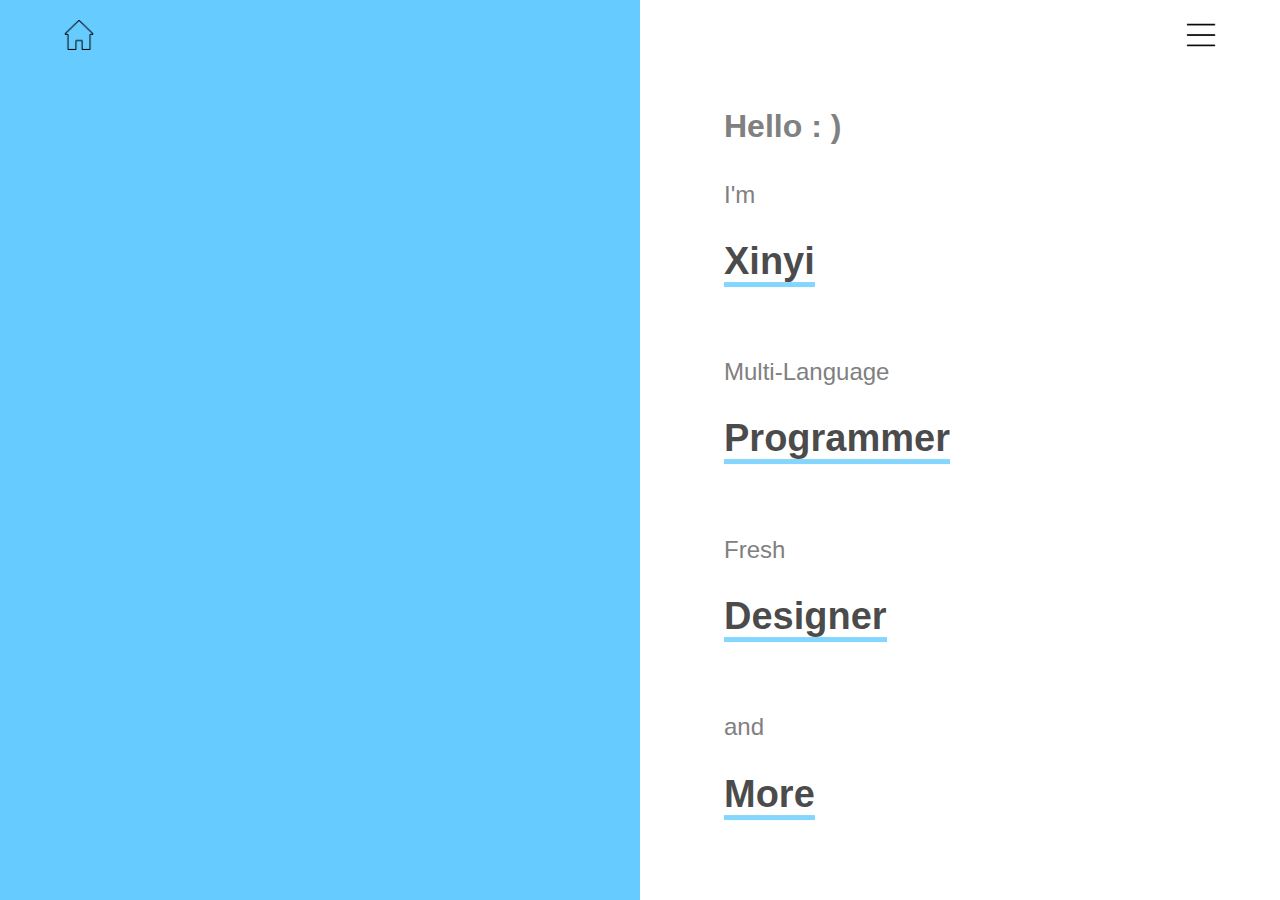
<file: index.html>
<!DOCTYPE html>
<html lang="en">

<head>
  <!-- Global site tag (gtag.js) - Google Analytics -->
  <script async src="https://www.googletagmanager.com/gtag/js?id=G-8H7YQR0Y3X"></script>
  <script>
    window.dataLayer = window.dataLayer || [];

    function gtag() {
      dataLayer.push(arguments);
    }
    gtag('js', new Date());

    gtag('config', 'G-8H7YQR0Y3X');
  </script>
  <meta charset="utf-8">
  <title>Xinyi's Portfolio</title>
  <script src='js/js.js'></script>
  <link rel="shortcut icon" href="img/logo.png">
  <meta name="viewport" content="width=device-width, initial-scale=1.0">
  <link rel="stylesheet" href="css/common_style.css" media="screen" title="no title">
  <link rel="stylesheet" href="css/index_style.css" media="screen" title="no title">
</head>

<body>
  <header class="index_header" role="banner">
    <a href="index.html">
      <img class='home_img' src="img/index/home.png" alt="home" />
    </a>
    <img onclick="show_nav()" id="index_nav_icon" src="img/index/nav_icon.png" alt="nav_icon" />
    <nav id="nav_hover" role="navigation">
      <ul>
        <li><a href="about.html">About</a></li>
        <li><a href="project.html">Project</a></li>
        <li><a href="design.html">Design</a></li>
        <li><a href="photography.html">Photography</a></li>
      </ul>
    </nav>
    <div class="full" id='full' onclick='show_page()'>
      <ul>
        <li><a href="about.html">About</a></li>
        <li><a href="project.html">Project</a></li>
        <li><a href="design.html">Design</a></li>
        <li><a href="photography.html">Photography</a></li>
      </ul>
    </div>
  </header>
  <div id="index_main" role="main">
    <div id="left"></div>
    <div id="right">
      <div id="text_box">
        <h1 id="hello">Hello : )</h1>
        <p>I'm </p>
        <h2><a href="about.html"><b>Xinyi</b></a></h2>
        <br />
        <p>Multi-Language</p>
        <h2><a href="project.html"><b>Programmer</b></a><br></h2>
        <br ] />
        <p>Fresh</p>
        <h2><a href="design.html"><b>Designer</b></a><br></h2>
        <br />
        <p>and</p>
        <h2><a href="photography.html"><b>More</b></a></h2>
      </div>
    </div>
  </div>
</body>
<footer role="contentinfo">
</footer>

</html>
</file>
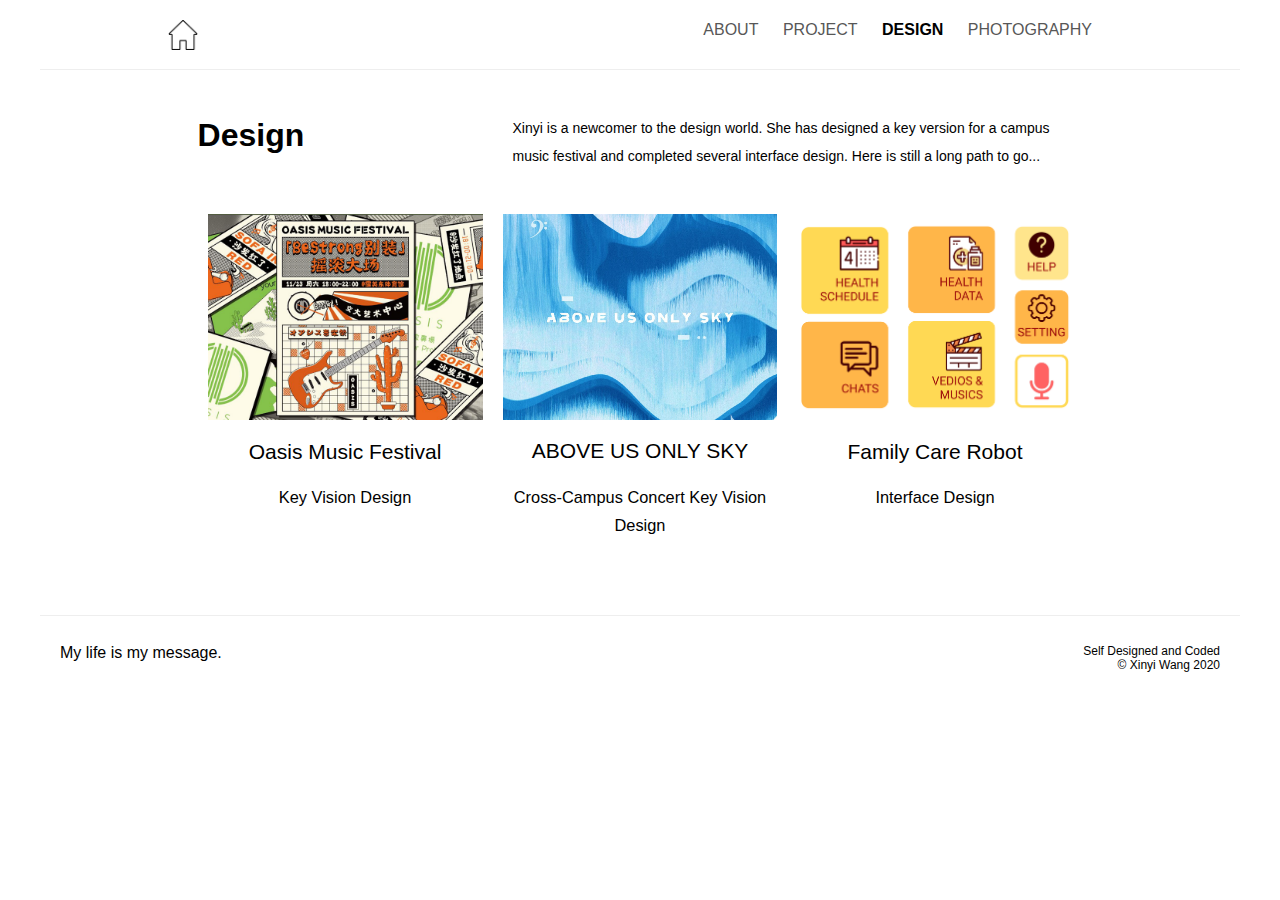
<file: design.html>
<!DOCTYPE html>
<html lang="en">

<head>
  <!-- Global site tag (gtag.js) - Google Analytics -->
  <script async src="https://www.googletagmanager.com/gtag/js?id=G-ZHME4GCJV3"></script>
  <script>
    window.dataLayer = window.dataLayer || [];

    function gtag() {
      dataLayer.push(arguments);
    }
    gtag('js', new Date());

    gtag('config', 'G-ZHME4GCJV3');
  </script>
  <meta charset="utf-8">
  <title>Design</title>
  <script src='js/js.js'></script>
  <link rel="shortcut icon" href="img/logo.png">
  <meta name="viewport" content="width=device-width, initial-scale=1.0">
  <link rel="stylesheet" href="css/common_style.css" media="screen" title="no title">
  <link rel="stylesheet" href="css/design_style.css" media="screen" title="no title">
</head>

<body>
  <div class="skip"><a href="#main-to-skip">Skip to Main Content</a></div>
  <header class="header_fixed" role="banner">
    <a href="index.html">
      <img class='home_img' src="img/index/home.png" alt="home" />
    </a>
    <img onclick="show_nav()" class="nav_icon" src="img/index/nav_icon.png" alt="nav_icon" />
    <nav class="nav_hidden" role="navigation">
      <ul>
        <li><a href="about.html">About</a></li>
        <li><a href="project.html">Project</a></li>
        <li><a href="design.html" class="highlight">Design</a></li>
        <li><a href="photography.html">Photography</a></li>
      </ul>
    </nav>
    <div class="full" id='full' onclick='show_page()'>
      <ul>
        <li><a href="about.html">About</a></li>
        <li><a href="project.html">Project</a></li>
        <li><a href="design.html">Design</a></li>
        <li><a href="photography.html">Photography</a></li>
      </ul>
    </div>
  </header>
  <div id="main-to-skip" class="main" role="main">
    <div class="container">
      <h1>Design</h1>
      <div class="intro">
        <p>Xinyi is a newcomer to the design world. She has designed a key version for a campus music festival and
          completed several interface design. Here is still a long path to go...</p>
      </div>
    </div>
    <div class="design">
      <div class="flex-item">
        <img src="img/design/oasis_preview.png" alt="oasis music festival key vision design">
        <h2>Oasis Music Festival</h2>
        <h3>Key Vision Design</h3>
      </div>
      <div class="flex-item">
        <img src="img/design/music_preview.jpg" alt="ABOVE US ONLY SKY - Cross Campus Music Concert Key Vision Design">
        <h2>ABOVE US ONLY SKY</h2>
        <h3>Cross-Campus Concert Key Vision Design</h3>
      </div>
      <div class="flex-item">
        <img src="img/design/interface_design_preview.png" alt="Family Care Robot Interface Design">
        <h2>Family Care Robot</h2>
        <h3>Interface Design</h3>
      </div>
    </div>
  </div>
  <footer role="contentinfo">
    <hr>
    <span id='message'>My life is my message.</span>
    <span id='copyright'>Self Designed and Coded <br>
      &copy;&nbsp;Xinyi Wang 2020</span>
  </footer>
</body>

</html>
</file>
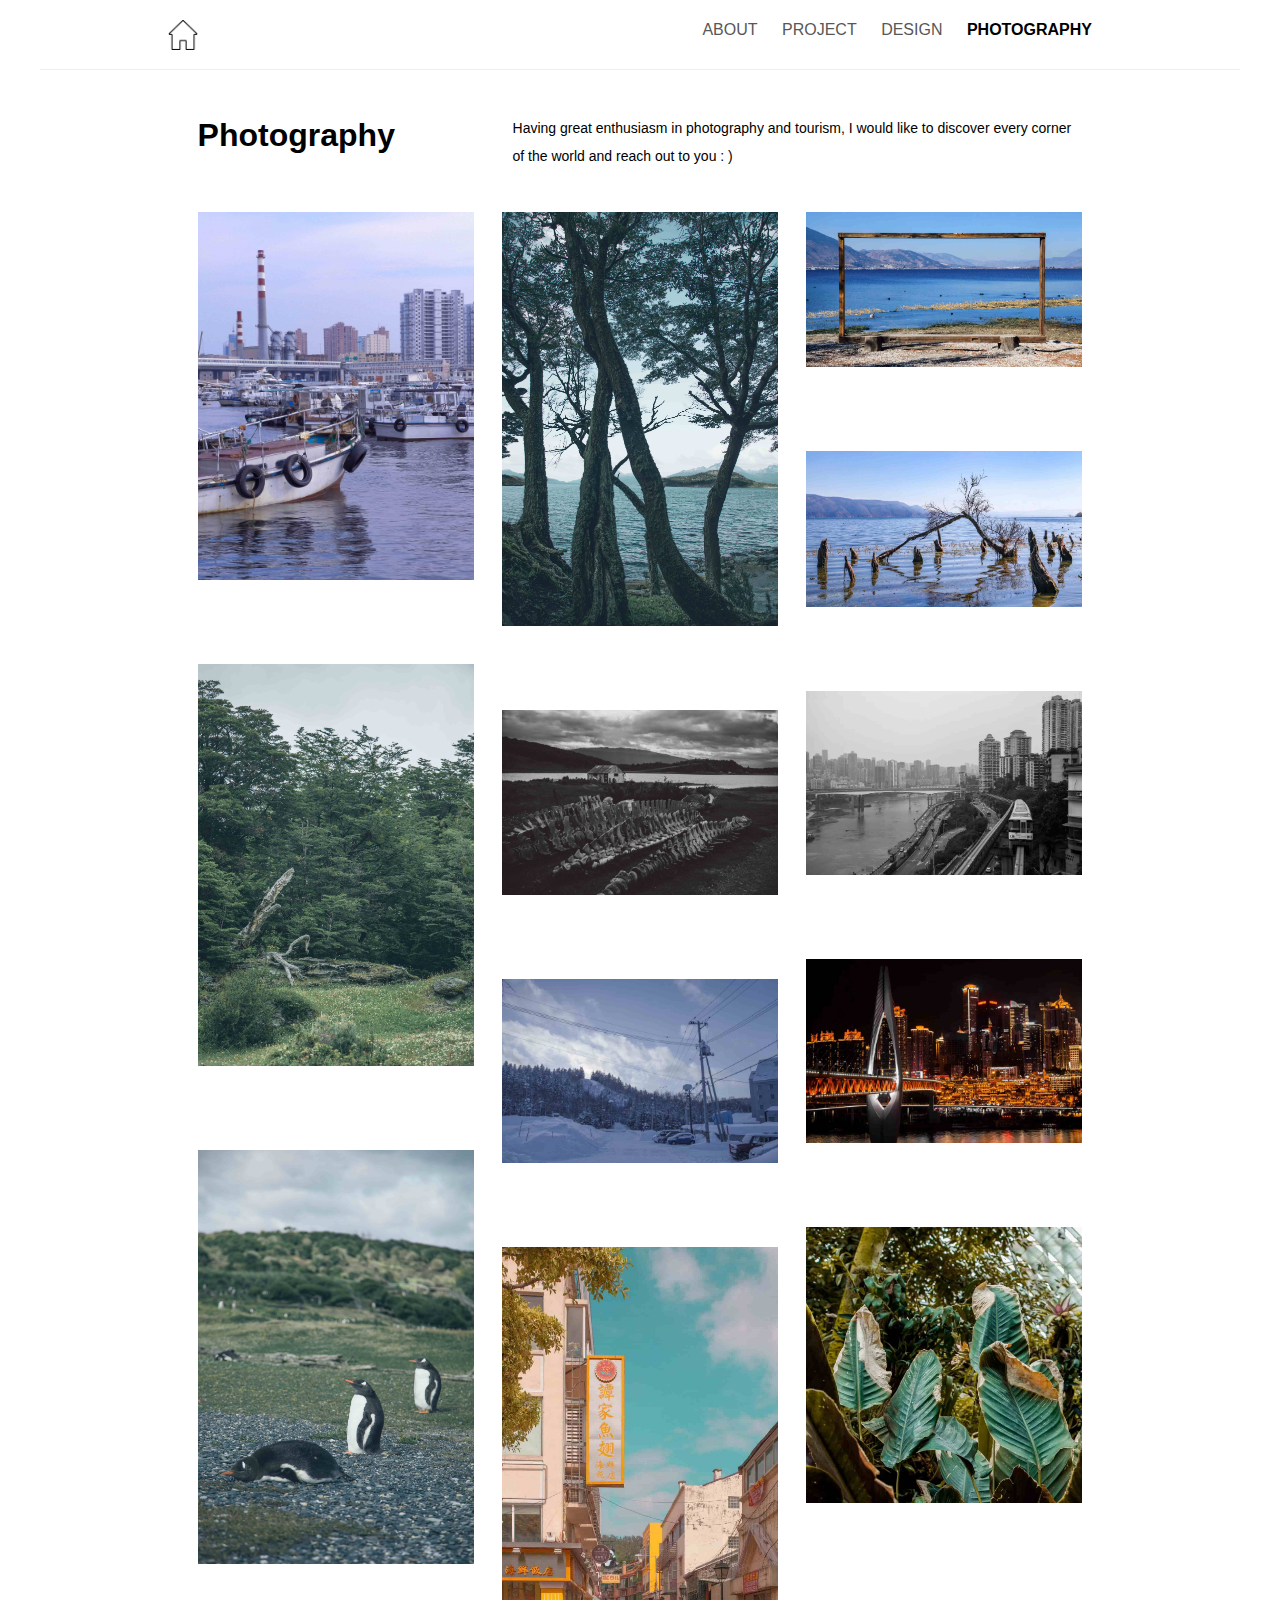
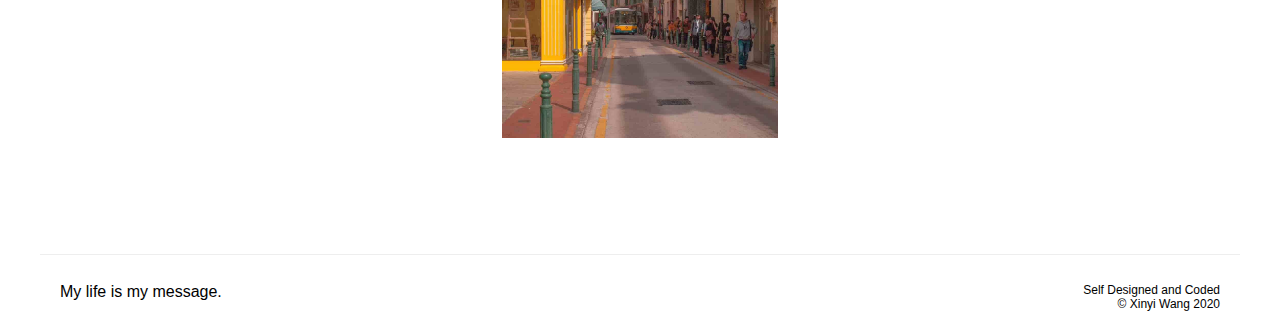
<file: photography.html>
<!DOCTYPE html>
<html>
<head>
  <meta charset="utf-8">
  <title>Photography</title>
  <!-- <script src='p_js/jquery-3.1.1.min.js'></script> -->
  <script src='js/js.js'></script>
  <link rel="shortcut icon" href="img/logo.png">
  <meta name="viewport" content="width=device-width, initial-scale=1.0">
  <link rel="stylesheet" href="css/common_style.css" media="screen" title="no title">
  <link rel="stylesheet" href="css/photography_style.css" media="screen" title="no title">
  <!-- <link rel="stylesheet" href="css/bootstrap.css" media="screen" title="no title"> -->
  <!-- <link rel="stylesheet" href="https://maxcdn.bootstrapcdn.com/bootstrap/3.3.7/css/bootstrap.min.css" integrity="sha384-BVYiiSIFeK1dGmJRAkycuHAHRg32OmUcww7on3RYdg4Va+PmSTsz/K68vbdEjh4u" crossorigin="anonymous"> -->
</head>

<body>
  <header class="header_fixed">
    <a href="index.html">
      <img class='home_img' src="img/index/home.png" alt="home" />
    </a>
    <img onclick="show_nav()" class="nav_icon" src="img/index/nav_icon.png" alt="nav_icon" />
    <nav class="nav_hidden">
      <ul>
        <li><a href="about.html">about</a></li>
        <li><a href="project.html">Project</a></li>
        <li><a href="design.html">Design</a></li>
        <li><a href="photography.html" class="highlight">Photography</a></li>
      </ul>
    </nav>
    <div class="full" id='full' onclick='show_page()'>
      <ul>
        <li><a href="about.html">about</a></li>
        <li><a href="project.html">Project</a></li>
        <li><a href="design.html">Design</a></li>
        <li><a href="photography.html">Photography</a></li>
      </ul>
    </div>
  </header>
  <div class="main">
    <div class="container">
      <h1>Photography</h1>
      <div class="intro">
        <p>Having great enthusiasm in photography and tourism, I would like to discover every corner of the world and
          reach out to you : )</p>
      </div>
    </div>
    <div class="masonry">
      <div class="item">
        <div class="item_content content-lar">
          <img src="img/photography/1.jpg" alt="photo"/>
          <div class="Info">
            <span>Qingdao, China</span>
            <span> 2020.8</span>
          </div>
        </div>
      </div>
      <div class="item">
        <div class="item_content content-sma">
          <img src="img/photography/2.jpg" alt="photo"/>
          <div class="Info">
            <span>Ushuaia, Argentina</span>
            <span> 2020.1</span>
          </div>
        </div>
      </div>
      <div class="item">
        <div class="item_content content-mid">
          <img src="img/photography/3.jpg" alt="photo"/>
          <div class="Info">
            <span>Ushuaia, Argentina</span>
            <span> 2020.1</span>
          </div>
        </div>
      </div>
      <div class="item">
        <div class="item_content content-sma">
          <img src="img/photography/4.jpg" alt="photo"/>
          <div class="Info">
            <span>Ushuaia, Argentina</span>
            <span> 2020.1</span>
          </div>
        </div>
      </div>
      <div class="item">
        <div class="item_content content-mid">
          <img src="img/photography/5.jpg" alt="photo"/>
          <div class="Info">
            <span>El Calafate, Argentina</span>
            <span> 2020.1</span>
          </div>
        </div>
      </div>
      <div class="item">
        <div class="item_content content-lar">
          <img src="img/photography/6.jpg" alt="photo"/>
          <div class="Info">
            <span>Hokkaido, Japan</span>
            <span> 2019.1</span>
          </div>
        </div>
      </div>
      <div class="item">
        <div class="item_content content-sma">
          <img src="img/photography/7.jpg" alt="photo"/>
          <div class="Info">
            <span>Macao, China</span>
            <span> 2019.1</span>
          </div>
        </div>
      </div>
      <div class="item">
        <div class="item_content content-lar">
          <img src="img/photography/8.jpg" alt="photo"/>
          <div class="Info">
            <span>Dali, China</span>
            <span> 2018.12</span>
          </div>
        </div>
      </div>
      <div class="item">
        <div class="item_content content-lar">
          <img src="img/photography/9.jpg" alt="photo"/>
          <div class="Info">
            <span>Dali, China</span>
            <span> 2018.12</span>
          </div>
        </div>
      </div>
      <div class="item">
        <div class="item_content content-sma">
          <img src="img/photography/10.jpg" alt="photo"/>
          <div class="Info">
            <span>Chongqing, China</span>
            <span> 2018.8</span>
          </div>
        </div>
      </div>
      <div class="item">
        <div class="item_content content-mid">
          <img src="img/photography/11.jpg" alt="photo"/>
          <div class="Info">
            <span>Chongqing, China</span>
            <span> 2018.8</span>
          </div>
        </div>
      </div>
      <div class="item">
        <div class="item_content content-mid">
          <img src="img/photography/12.jpg" alt="photo"/>
          <div class="Info">
            <span>Shanghai, China</span>
            <span> 2018.6</span>
          </div>
        </div>
      </div>
      <!-- more items -->
    </div>
  </div>
  <footer>
    <hr>
    <span id='message'>My life is my message.</span>
    <span id='copyright'>Self Designed and Coded <br>
      &copy;&nbsp;Xinyi Wang 2020</span>
  </footer>
</body>

</html>
</file>
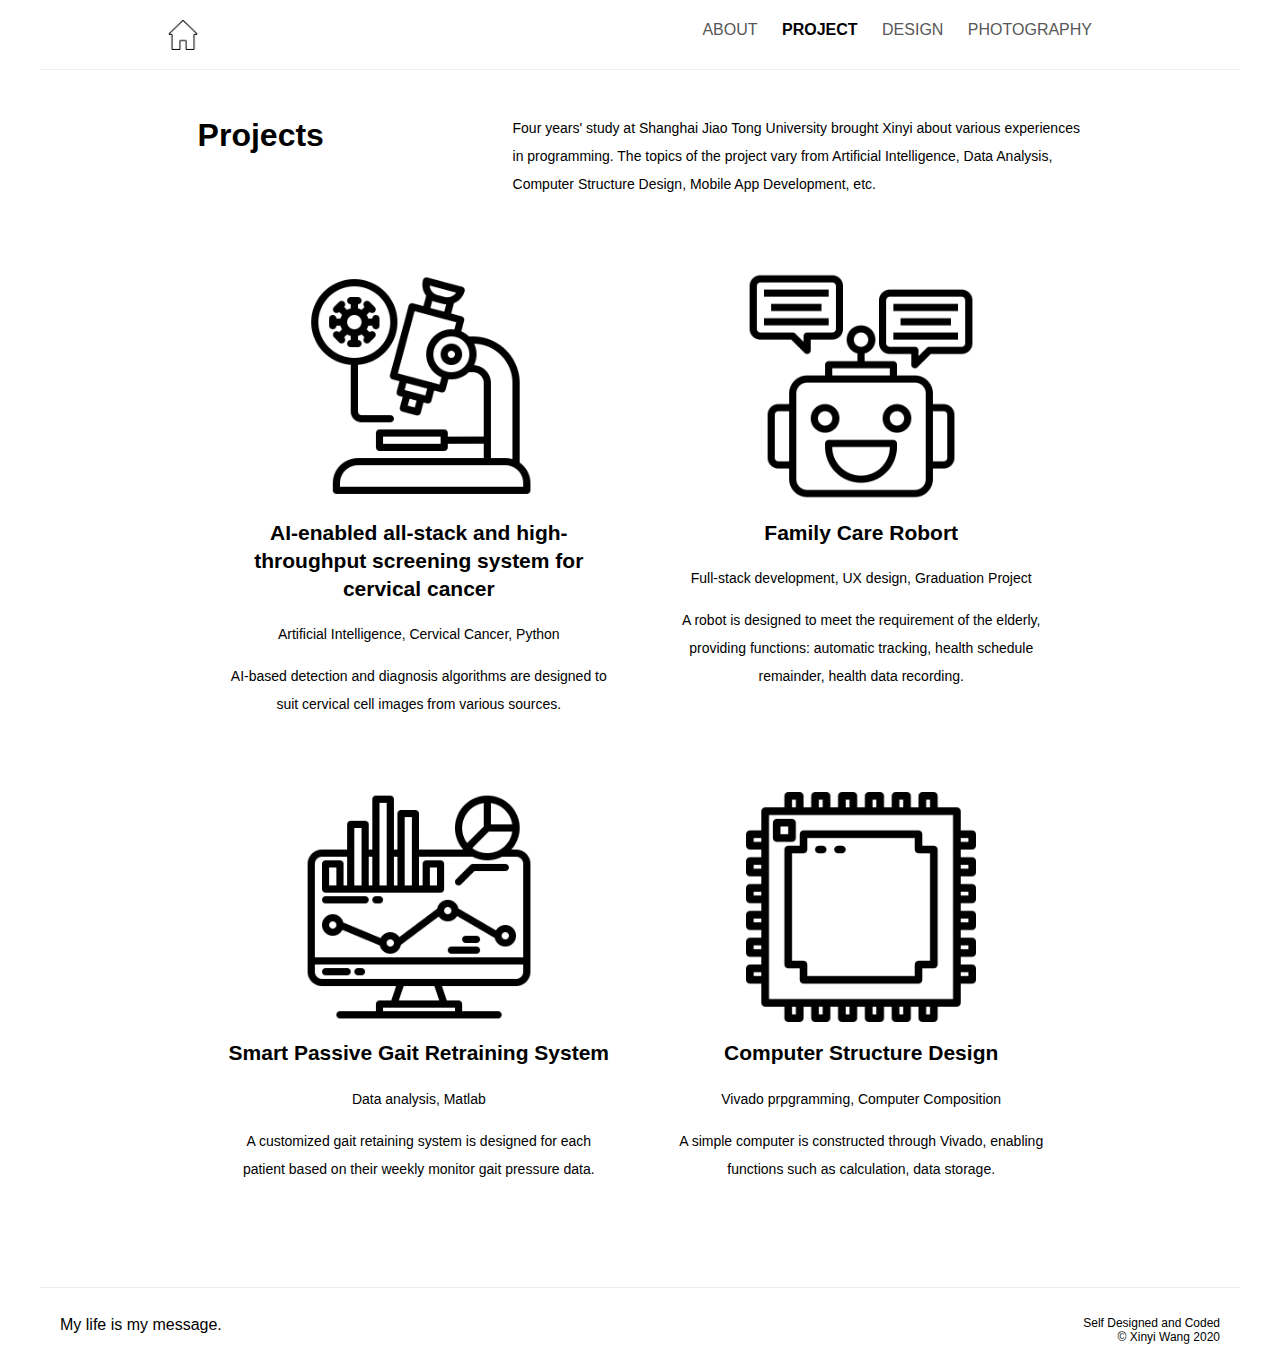
<file: project.html>
<!DOCTYPE html>
<html lang="en">
  <head>
    <meta charset="utf-8">
    <title>Projects</title>
    <!-- <script src='p_js/jquery-3.1.1.min.js'></script> -->
    <script src='js/js.js'></script>
    <link rel="shortcut icon" href="img/logo.png">
    <meta name="viewport" content="width=device-width, initial-scale=1.0">
    <link rel="stylesheet" href="css/common_style.css" media="screen" title="no title">
    <link rel="stylesheet" href="css/project_style.css" media="screen" title="no title">
    <!-- <link rel="stylesheet" href="css/bootstrap.css" media="screen" title="no title"> -->
    <!-- <link rel="stylesheet" href="https://maxcdn.bootstrapcdn.com/bootstrap/3.3.7/css/bootstrap.min.css" integrity="sha384-BVYiiSIFeK1dGmJRAkycuHAHRg32OmUcww7on3RYdg4Va+PmSTsz/K68vbdEjh4u" crossorigin="anonymous"> -->
  </head>
  <body>
    <div class="skip"><a href="#main-to-skip">Skip to Main Content</a></div>
    <header class="header_fixed"role="banner">
      <a href="index.html">
        <img class='home_img' src="img/index/home.png" alt="home" />
      </a>
        <img onclick="show_nav()" class="nav_icon" src="img/index/nav_icon.png" alt="nav_icon" />
      <nav class="nav_hidden" role="navigation">
        <ul>
          <li><a href="about.html">About</a></li>
          <li><a href="project.html" class="highlight">Project</a></li>
          <li><a href="design.html">Design</a></li>
          <li><a href="photography.html">Photography</a></li>
        </ul>
      </nav>
      <div class="full" id='full' onclick='show_page()'>
        <ul>
          <li><a href="about.html">About</a></li>
          <li><a href="project.html">Project</a></li>
          <li><a href="design.html">Design</a></li>
          <li><a href="photography.html">Photography</a></li>
        </ul>
      </div>
    </header>
    <div id="main-to-skip" class="main" role="main">
      <div class="container">
        <h1>Projects</h1>
        <div class="intro">
          <p>Four years' study at Shanghai Jiao Tong University brought Xinyi about various experiences in programming. The topics of the project vary from Artificial Intelligence, Data Analysis, Computer Structure Design, Mobile App Development, etc. </p>
        </div>
      </div>
      <div id="projects" class='flex-container'>
        <div class="flex-item">
          <img src="img/project/laboratory.png" alt="AI project" class="image">
          <div class="overlay">
            <h2>AI-enabled all-stack and high-throughput screening system for cervical cancer</h2>
            <p class="keyword">Artificial Intelligence, Cervical Cancer, Python</p>
            <p class="distription">AI-based detection and diagnosis algorithms are designed to suit cervical cell images from various sources. </p>
          </div>
        </div>
        <div class="flex-item">
          <img src="img/project/robotic.png" alt="Family Care Robot project" class="image">
          <div class="overlay">
            <h2>Family Care Robort</h2>
            <p class="keyword">Full-stack development, UX design, Graduation Project</p>
            <p class="distription">A robot is designed to meet the requirement of the elderly, providing functions: automatic tracking, health schedule remainder, health data recording.</p>
          </div>
        </div>
        <div class="flex-item">
          <img src="img/project/analysis.png" alt="Smart Passive Gait Retraining System" class="image">
          <div class="overlay">
            <h2>Smart Passive Gait Retraining System</h2>
            <p class="keyword">Data analysis, Matlab</p>
            <p class="distription">A customized gait retaining system is designed for each patient based on their weekly monitor gait pressure data.</p>
          </div>
        </div>
        <div class="flex-item">
          <img src="img/project/chip.png" alt="Computer Structure Design" class="image">
          <div class="overlay">
            <h2>Computer Structure Design</h2>
            <p class="keyword">Vivado prpgramming, Computer Composition</p>
            <p class="distription">A simple computer is constructed through Vivado, enabling functions such as calculation, data storage.</p>
          </div>
        </div>
      </div>
    </div>
    <footer role="contentinfo">
      <hr>
      <span id='message'>My life is my message.</span>
      <span id='copyright'>Self Designed and Coded <br>
        &copy;&nbsp;Xinyi Wang 2020</span>
    </footer>
  </body>
</html>
</file>
<file: css/common_style.css>
/* page style */
header, footer, section{
    max-width: 1200px;
    align-self: center;
    padding: 0px 10%;
    margin: 0 auto;
}

header{
border-bottom: 1px solid #eee;
}

img {
border: 0;
vertical-align: middle;
}

* {
    font-family: Arial, Helvetica, sans-serif;
-webkit-box-sizing: border-box;
    -moz-box-sizing: border-box;
        box-sizing: border-box;
}

*:before,
*:after {
-webkit-box-sizing: border-box;
    -moz-box-sizing: border-box;
        box-sizing: border-box;
}
*:focus{
    border-bottom: 2px solid #66ccff;
}
/* header style */
header{
background-color: white;
position: fixed;
width: 100%;
height: 70px;
z-index: 1;
right: 0;
left: 0;
top: 0;
-webkit-transition: height 0.3s;
-moz-transition: height 0.3s;
transition: height 0.3s;
}

.index_header{
    background-color: rgba(0, 0, 0, 0);
    max-width: 100%;
    padding-left: 5%;
    padding-right: 5%;
    border-bottom: 0;
}
.home_img{
    float: left;
    display: inline-block;
    width: 30px;
    height: 30px;
    margin-top: 20px;
}
.nav_icon{
    float: right;
    display: inline-block;
    width: 30px;
    height: 30px;
    margin-top: 20px;
}
.nav_hidden{
    display: none;
}

#nav_hover{
    display: none;
}

.full{
    display: none;
    width: 100%;
    height: 100%;
    position: fixed;
    top: 0%;
    bottom: 0%;
    left: 0%;
    right: 0%;
    z-index: 10;
    transition: opacity .2s ease;
    background-color: rgba(255,255, 255, 0.9);
}
.full ul{
    width: 100%;
    font-size: 40px;
    font-family: Arial, Helvetica, sans-serif;
    text-transform: uppercase;
    text-align: center;
    line-height: 250%;
    position: absolute;
    top: 50%;
    left: 50%;
    transform: translate(-50%,-50%);
    list-style-type: none;
}
.full a{
    color: gray;
    text-decoration: none;
}
.full a:hover{
    color: black;
    border-bottom: black 1px solid;
}
/* skip */
.skip a {
    background: white;
    left: 0;
    padding: 6px;
    -webkit-transition: top 1s ease-out;
    transition: top 1s ease-out;
    z-index: 100;
  
    /*Your code here*/
    position: absolute;
    top: -40px;
  }
  
  .skip a:focus {
    position: absolute;
    top: 0px;
  }
  
/* main */
.main{
    margin: 100px 15% 60px 15%;
    font-size: 14px;
    line-height: 200%;   
}

/* title style */
.container{
    display: grid;
    grid: auto-flow /1fr 2fr;
    grid-row-gap: 10px;
}

h1{
    font-size: 28px;
    font-weight: bold;
    grid-column: 1/span 2;
    grid-row: 1;
}

.intro{
    grid-row: 2;
    grid-column: 1/ span 2;
}

/* footer style */
footer{
    padding: 0;
}

hr{
    border:0;
    border-top: 1px solid #eee;
}
#message{
    width: 50%;
    float: left;
    padding: 20px 0px 20px 20px;
}
#copyright{
    text-align: right;
    /* line-height: 200%; */
    float: right;
    width: 50%;
    font-size: 12px;
    padding: 20px 20px 20px 0px;
}

@media screen and (min-width: 750px){
    .nav_icon{
        display: none;
    }
    .nav_hidden{
        display: inline-block;
        height: 100%;
        float: right;
    }
    .nav_hidden ul{
        height: 100%;
        padding: 5% 0;
        margin: 0;
    }
    .nav_hidden li{
        display: inline-block;
        vertical-align: middle;
        padding-right: 20px;
        
    }
    .nav_hidden a{
        text-decoration: none;
        color: #575757;
        text-transform: uppercase;
    }
    .nav_hidden a:hover{
        border-bottom: 1px solid;
    }

    .nav_hidden .highlight{
        color: black;
        font-weight: bold;
    }
    h1{
        font-size: 32px;
        grid-row: 1;
        grid-column: 1;
    }
    .intro{
        padding-left: 20px;
        grid-row: 1;
        grid-column: 2;
    }
}

@media screen and (prefers-reduced-motion: reduce) { 
    .skip{
        animation: none;
        position: absolute;
        top: 0px;
    }
}
</file>
<file: css/index_style.css>
#index_nav_icon{
    float: right;
    display: inline-block;
    width: 30px;
    height: 30px;
    margin-top: 20px;
}
/* body main */
#left{
    width: 50%;
    height: 100%;
    position: absolute;
    left: 0;
    top: 0;
    bottom: 0;
    z-index: -1;
    opacity: 1;
    background-color: #66ccff;
    -webkit-transition: .5s ease;
    transition: .5s ease;
}

#right{
    width: 50%;
    height: 100%;
    position: absolute;
    right: 0;
    bottom: 0;
}

#text_box{
    width: 80%;
    font-family: futura-light;
    text-decoration: none;
    line-height: 180%;
    font-size: 24px;
    margin: auto;
    padding: 0 20px;
    position: absolute;
    top: 50%; 
    left: 50%;
    transform: translate(-50%,-50%);
    color: grey;
}

#text_box h2,h3{
    margin: 0 auto;
    font-family: Arial, Helvetica, sans-serif;
    text-decoration: none;
}

#text_box a{
    text-decoration: none;
}

#text_box b{
    font-size: 38px;
    color: rgba(0, 0, 0, 0.9);
    opacity: 0.8;
    border-bottom: 5px solid #66ccff;
}

#text_box b:hover{
    font-size: 40px;
}

#text_box a:hover{
    text-decoration: none;
}

@media screen and (max-width:600px){
    #left, #right{
        width: 100%;
    }
    #right{
        background-color: rgba(255, 255, 255,0.6);
    }
}
</file>
<file: css/design_style.css>
.design{
    margin-top: 30px;
    width: 100%;
    display: flex;
    flex-direction: column;
    flex-wrap: wrap;    
    justify-content: center;
    align-content: center;
}
.design img{
    width: 100%;
}
.design h2,h3{
    text-align: center;
}
.flex-item{
    flex:1;
    border-radius: 5px;
    margin: 20px 0px;
}
.flex-item:hover{
    box-shadow: 0 4px 8px 0 rgba(0, 0, 0, 0.1), 0 6px 20px 0 rgba(0, 0, 0, 0.1);
}
@media screen and (min-width:1000px){
    .design{
        flex-direction: row;
        justify-content: space-between;
    }
    .flex-item{
        margin: 0px 10px;
    }
    .design h2,h3{
        font-weight: lighter;
    }
}
</file>
<file: css/photography_style.css>
/* masonry */
.masonry {
    -moz-column-count:3; /* Firefox */
    -webkit-column-count:3; /* Safari 和 Chrome */
    column-count:3;
    -moz-column-gap: 2em;
    -webkit-column-gap: 2em;
    column-gap: 2em;
    width: 100%;
    margin:2em auto;
}
.item_content{
    position: relative;
}

.item {
    margin-bottom: 2em;
    -moz-page-break-inside: avoid;
    -webkit-column-break-inside: avoid;
    break-inside: avoid;
}

img{
    display: block;
    width: 100%;
    height: auto;
}
.item div{
    text-align: center;
    display: flex;
    flex-direction: column;
    align-items: center;
    justify-content: center;
    line-height: 200%;
}
.item span{
    color: white;
    font-size: 20px;
    padding: 0 5px;
}

.overlay{
    position: absolute;
    top: 0;
    bottom: 0;
    left: 0;
    right: 0;
    height: 100%;
    width: 100%;
    opacity: 0;
    transition: .5s ease;
    background-color: #66ccff;
}


.item:hover .overlay{
    opacity: .9;
}

@media screen and (max-width: 1000px) {
    .masonry {
        column-count: 2; 
    }
}
@media screen and (max-width: 500px) {
    .main{
        margin: 100px 10% 60px 10%;
    }
    .masonry {
        column-count: 1; 
    }
}
</file>
<file: css/project_style.css>
/* projects */
.flex-container {
    display: flex;
    flex-wrap: wrap;
    text-align: center;
    margin: 30px 0;

  }
  
.flex-item {
    /* background-color: skyblue; */
    padding: 30px;
    flex: 100%;
    flex-basis: 400px;
    text-align: center;
    /* border:1px solid khaki; */
}

.image{
    display: block;
    width: 60%;
    margin:0 auto;
}
.image:hover{
    transition: opacity .6s ease;
}

@media screen and (min-width: 600px) {
    h1{
        grid-column: 1;
        grid-row: 1;
    }
    .intro{
        grid-row: 1;
        grid-column: 2;
    }
}
@media screen and (min-width:700px) {
    .flex-item {
        flex: 50%;
    }
}
</file>
